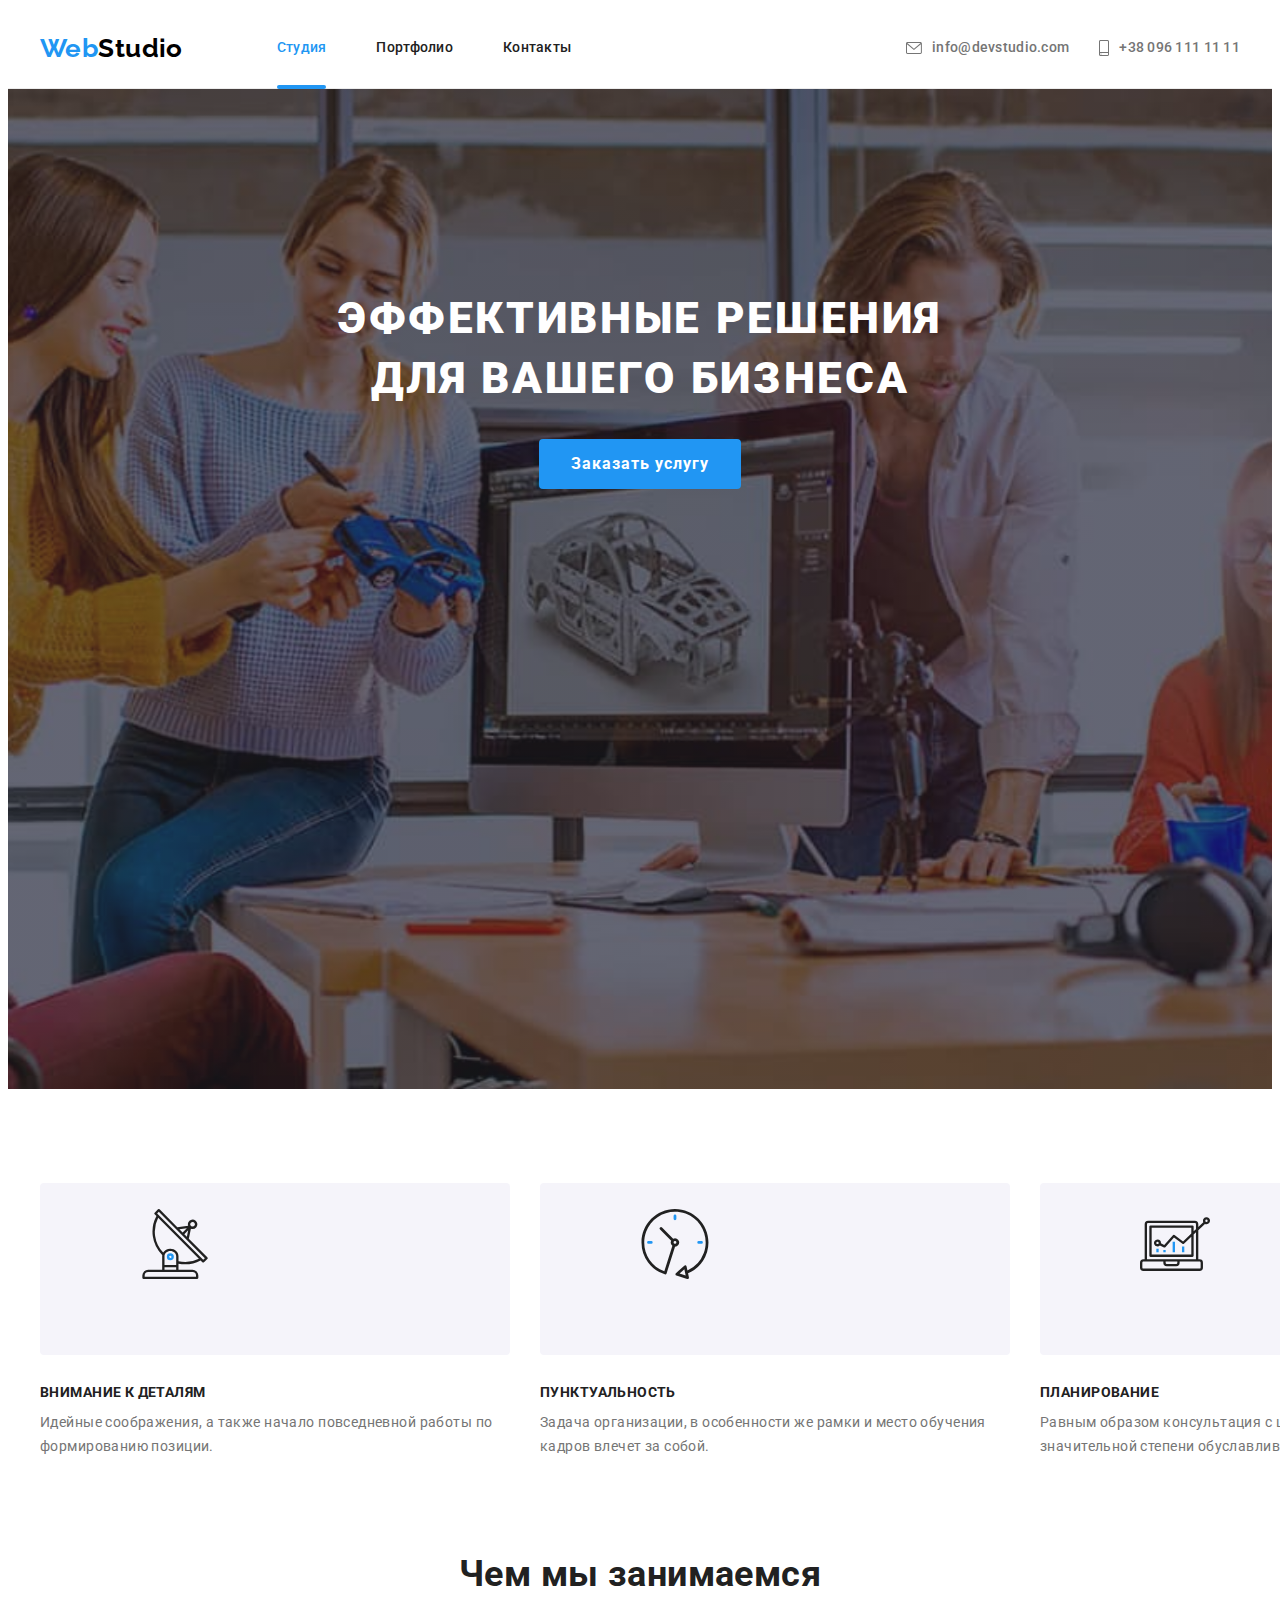
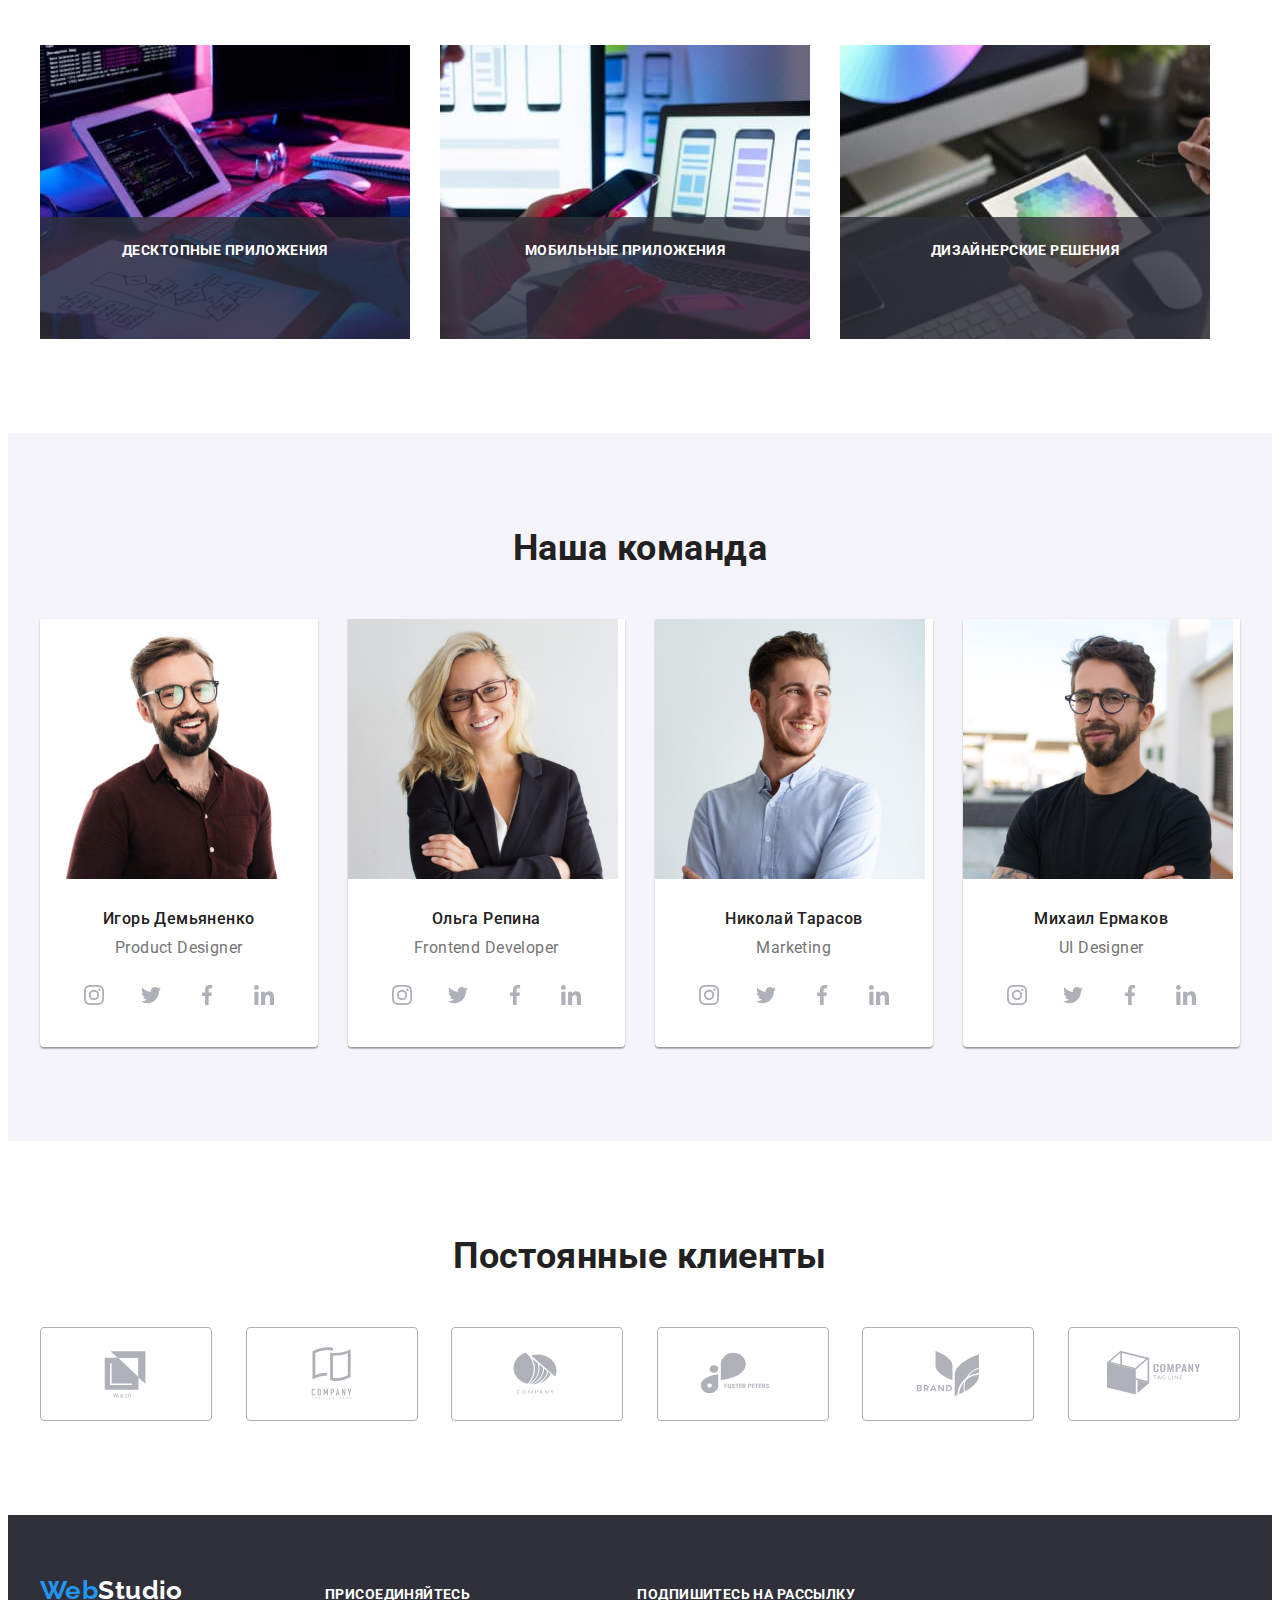
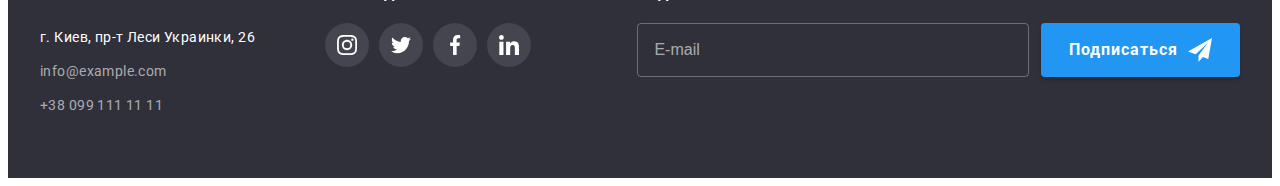
<file: index.html>
<!DOCTYPE html>
<html lang="ru">
<head>
  <meta charset="UTF-8">
  <meta http-equiv="X-UA-Compatible" content="IE=edge">
  <meta name="viewport" content="width=device-width, initial-scale=1.0">
  <title>Веб-студия</title>
  <link rel="preconnect" href="https://fonts.googleapis.com">
  <link rel="preconnect" href="https://fonts.gstatic.com" crossorigin>
  <link href="https://fonts.googleapis.com/css2?family=Raleway:wght@700&family=Roboto:wght@400;500;700;900&display=swap"
    rel="stylesheet">
  <link rel="stylesheet" href="https://cdnjs.cloudflare.com/ajax/libs/modern-normalize/1.1.0/modern-normalize.min.css"
      integrity="sha512-wpPYUAdjBVSE4KJnH1VR1HeZfpl1ub8YT/NKx4PuQ5NmX2tKuGu6U/JRp5y+Y8XG2tV+wKQpNHVUX03MfMFn9Q=="
      crossorigin="anonymous" referrerpolicy="no-referrer" />
  <link rel="stylesheet" href="./css/styles.css">
</head>

<body>
  <header class="header">
    <div class="container header-container">
      <nav class="navigation">
        <a class="logo logo-header link" href="./index.html"><span class="accent">Web</span>Studio</a>
        <ul class="nav-list list">
          <li class="nav-list-item">
            <a class="nav-list-link link current" href="./index.html">Студия</a>
          </li>
          <li class="nav-list-item">
            <a class="nav-list-link link" href="./portfolio.html">Портфолио</a>
          </li>
          <li class="nav-list-item">
            <a class="nav-list-link link" href="">Контакты</a>
          </li>
        </ul> 
      </nav>
      
      <ul class="header-contact-list list">
        <li class="header-contact-list-item">
          <a class="header-contact-list-link link" href="mailto:info@devstudio.com">
            <svg class="contact-icon" width="16" height="12">
              <use href="./img/sprite.svg#icon-envelope"></use>
            </svg>
            info@devstudio.com
          </a>
        </li>
        <li class="header-contact-list-item">
          <a class="header-contact-list-link link" href="tel:+380961111111">
            <svg class="contact-icon" width="10" height="16">
              <use href="./img/sprite.svg#icon-smartphone"></use>
            </svg>
            +38 096 111 11 11
          </a>
        </li>
      </ul>
    </div>
  </header>

  <main>
    <!-- HERO -->
    <section class="hero overlay">
      <div class="container">
        <h1 class="main-title">Эффективные решения для вашего бизнеса</h1>
        <button class="modal-btn" type="button" data-modal-open>Заказать услугу</button>
      </div>
    </section>

    <!-- ADVANTAGES -->
    <section class="advantages section">
      <div class="container">
        <h2 class="visually-hidden">Наши преимущества</h2>
        <ul class="advantages-list list">
          <li class="advantages-list-item">
            <div class="advantages-icon">
              <svg width="70" height="70">
                <use href="./img/sprite.svg#icon-antenna"></use>
              </svg>
            </div>
            <h3 class="advantages-title">Внимание к деталям</h3>
            <p class="advantages-description">Идейные соображения, а также начало повседневной работы по формированию позиции.
            </p>
          </li>

          <li class="advantages-list-item">
            <div class="advantages-icon">
              <svg width="70" height="70">
                <use href="./img/sprite.svg#icon-clock"></use>
              </svg>
            </div>
            <h3 class="advantages-title">Пунктуальность</h3>
            <p class="advantages-description">Задача организации, в особенности же рамки и место обучения кадров влечет за
              собой.</p>
          </li>

          <li class="advantages-list-item">
            <div class="advantages-icon">
              <svg width="70" height="70">
                <use href="./img/sprite.svg#icon-diagram"></use>
              </svg>
            </div>
            <h3 class="advantages-title">Планирование</h3>
            <p class="advantages-description">Равным образом консультация с широким активом в значительной степени
              обуславливает.</p>
          </li>

          <li class="advantages-list-item">
            <div class="advantages-icon">
              <svg width="70" height="70">
                <use href="./img/sprite.svg#icon-astronaut"></use>
              </svg>
            </div>
            <h3 class="advantages-title">Современные технологии</h3>
            <p class="advantages-description">Значимость этих проблем настолько очевидна, что реализация плановых заданий.</p>
          </li>
        </ul>
      </div>
      
    </section>

    <!-- ACTIVITY -->
    <section class="activity section">
      <div class="container">
        <h2 class="title">Чем мы занимаемся</h2>
        <ul class="activity-list list">
          <li class="activity-list-item">
            <div class="activity-photo-wrapper">
              <img class="activity-photo" src="./img/activity-1.jpg" alt="" width="370" height="294">
              <p class="activity-overlay">Десктопные приложения</p>
            </div>
          </li>
          <li class="activity-list-item">
            <div class="activity-photo-wrapper">
              <img class="activity-photo" src="./img/activity-2.jpg" alt="" width="370" height="294">
              <p class="activity-overlay">Мобильные приложения</p>
            </div>
          </li>
          <li class="activity-list-item">
            <div class="activity-photo-wrapper">
              <img class="activity-photo" src="./img/activity-3.jpg" alt="" width="370" height="294">
              <p class="activity-overlay">Дизайнерские решения</p>
            </div>
          </li>
        </ul>
      </div>
    </section>

    <!-- OUR TEAM -->
    <section class="team section">
      <div class="container">
        <h2 class="title">Наша команда</h2>
        <ul class="team-list list">
          <li class="team-list-item">
            <img class="team-list-photo" src="./img/team-1.jpg" alt="" width="270" height="260">
            <div class="team-description">
              <h3 class="team-list-name">Игорь Демьяненко</h3>
              <p class="team-list-position" lang="en">Product Designer</p>
              <ul class="social-list list">
                <li class="social-list-item">
                  <a class="social-list-link" href="">
                    <svg class="social-list-icon" width="20" height="20">
                      <use href="./img/sprite.svg#icon-instagram"></use>
                    </svg>
                  </a>
                </li>
              
                <li class="social-list-item">
                  <a class="social-list-link" href="">
                    <svg class="social-list-icon" width="20" height="20">
                      <use href="./img/sprite.svg#icon-twitter"></use>
                    </svg>
                  </a>
                </li>
              
                <li class="social-list-item">
                  <a class="social-list-link" href="">
                    <svg class="social-list-icon" width="20" height="20">
                      <use href="./img/sprite.svg#icon-facebook"></use>
                    </svg>
                  </a>
                </li>
              
                <li class="social-list-item">
                  <a class="social-list-link" href="">
                    <svg class="social-list-icon" width="20" height="20">
                      <use href="./img/sprite.svg#icon-linkedin"></use>
                    </svg>
                  </a>
                </li>
              </ul>
            </div>
          </li>

          <li class="team-list-item">
            <img class="team-list-photo" src="./img/team-2.jpg" alt="" width="270" height="260">
            <div class="team-description">
              <h3 class="team-list-name">Ольга Репина</h3>
              <p class="team-list-position" lang="en">Frontend Developer</p>
              <ul class="social-list list">
                <li class="social-list-item">
                  <a class="social-list-link" href="">
                    <svg class="social-list-icon" width="20" height="20">
                      <use href="./img/sprite.svg#icon-instagram"></use>
                    </svg>
                  </a>
                </li>
              
                <li class="social-list-item">
                  <a class="social-list-link" href="">
                    <svg class="social-list-icon" width="20" height="20">
                      <use href="./img/sprite.svg#icon-twitter"></use>
                    </svg>
                  </a>
                </li>
              
                <li class="social-list-item">
                  <a class="social-list-link" href="">
                    <svg class="social-list-icon" width="20" height="20">
                      <use href="./img/sprite.svg#icon-facebook"></use>
                    </svg>
                  </a>
                </li>
              
                <li class="social-list-item">
                  <a class="social-list-link" href="">
                    <svg class="social-list-icon" width="20" height="20">
                      <use href="./img/sprite.svg#icon-linkedin"></use>
                    </svg>
                  </a>
                </li>
              </ul>
            </div> 
          </li>

          <li class="team-list-item">
            <img class="team-list-photo" src="./img/team-3.jpg" alt="" width="270" height="260">
            <div class="team-description">
              <h3 class="team-list-name">Николай Тарасов</h3>
              <p class="team-list-position" lang="en">Marketing</p>
              <ul class="social-list list">
                <li class="social-list-item">
                  <a class="social-list-link" href="">
                    <svg class="social-list-icon" width="20" height="20">
                      <use href="./img/sprite.svg#icon-instagram"></use>
                    </svg>
                  </a>
                </li>
              
                <li class="social-list-item">
                  <a class="social-list-link" href="">
                    <svg class="social-list-icon" width="20" height="20">
                      <use href="./img/sprite.svg#icon-twitter"></use>
                    </svg>
                  </a>
                </li>
              
                <li class="social-list-item">
                  <a class="social-list-link" href="">
                    <svg class="social-list-icon" width="20" height="20">
                      <use href="./img/sprite.svg#icon-facebook"></use>
                    </svg>
                  </a>
                </li>
              
                <li class="social-list-item">
                  <a class="social-list-link" href="">
                    <svg class="social-list-icon" width="20" height="20">
                      <use href="./img/sprite.svg#icon-linkedin"></use>
                    </svg>
                  </a>
                </li>
              </ul>
            </div>  
          </li>

          <li class="team-list-item">
            <img class="team-list-photo" src="./img/team-4.jpg" alt="" width="270" height="260">
            <div class="team-description">
              <h3 class="team-list-name">Михаил Ермаков</h3>
              <p class="team-list-position" lang="en">UI Designer</p>
              <ul class="social-list list">
                <li class="social-list-item">
                  <a class="social-list-link" href="">
                    <svg class="social-list-icon" width="20" height="20">
                      <use href="./img/sprite.svg#icon-instagram"></use>
                    </svg>
                  </a>
                </li>
              
                <li class="social-list-item">
                  <a class="social-list-link" href="">
                    <svg class="social-list-icon" width="20" height="20">
                      <use href="./img/sprite.svg#icon-twitter"></use>
                    </svg>
                  </a>
                </li>
              
                <li class="social-list-item">
                  <a class="social-list-link" href="">
                    <svg class="social-list-icon" width="20" height="20">
                      <use href="./img/sprite.svg#icon-facebook"></use>
                    </svg>
                  </a>
                </li>
              
                <li class="social-list-item">
                  <a class="social-list-link" href="">
                    <svg class="social-list-icon" width="20" height="20">
                      <use href="./img/sprite.svg#icon-linkedin"></use>
                    </svg>
                  </a>
                </li>
              </ul>
            </div> 
          </li>
        </ul>
      </div>
    </section>


<!-- REGULAR COSTUMERS -->
    
    <section class="costumers section">
      <div class="container">
        <h2 class="title">Постоянные клиенты</h2>
        <ul class="costumers-list list">
          <li class="costumers-list-item">
            <a class="costumers-list-link" href="">
              <svg class="costumers-list-icon" width="106" height="60">
                <use href="./img/sprite.svg#icon-logo-a"></use>
              </svg>
            </a>
          </li>

          <li class="costumers-list-item">
            <a class="costumers-list-link" href="">
              <svg class="costumers-list-icon" width="106" height="60">
                <use href="./img/sprite.svg#icon-logo-b"></use>
              </svg>
            </a>
          </li>

          <li class="costumers-list-item">
            <a class="costumers-list-link" href="">
              <svg class="costumers-list-icon" width="106" height="60">
                <use href="./img/sprite.svg#icon-logo-c"></use>
              </svg>
            </a>
          </li>

          <li class="costumers-list-item">
            <a class="costumers-list-link" href="">
              <svg class="costumers-list-icon" width="106" height="60">
                <use href="./img/sprite.svg#icon-logo-d"></use>
              </svg>
            </a>
          </li>

          <li class="costumers-list-item">
            <a class="costumers-list-link" href="">
              <svg class="costumers-list-icon" width="106" height="60">
                <use href="./img/sprite.svg#icon-logo-e"></use>
              </svg>
            </a>
          </li>

          <li class="costumers-list-item">
            <a class="costumers-list-link" href="">
              <svg class="costumers-list-icon" width="106" height="60">
                <use href="./img/sprite.svg#icon-logo-f"></use>
              </svg>
            </a>
          </li>
        </ul>
      </div>
    </section>
  </main>

<!-- FOOTER -->

  <footer class="footer">
    <div class="container footer-container">
      <div class="adress">
        <a class="logo logo-footer link" href="./index.html"><span class="accent">Web</span>Studio</a>
        <address>
          <ul class="adress-list list">
            <li class="adress-list-item">
              <a class="adress-list-link link" href="">г. Киев, пр-т Леси Украинки, 26</a>
            </li>
            <li class="adress-list-item">
              <a class="adress-list-link-contact link" href="mailto:info@example.com">info@example.com</a>
            </li>
            <li class="adress-list-item">
              <a class="adress-list-link-contact link" href="tel:+380991111111">+38 099 111 11 11</a>
            </li>
          </ul>
        </address>
      </div>

      <div class="join-icons">
        <strong class="join-title">присоединяйтесь</strong>
        <ul class="footer-social-list list">
          <li class="footer-social-list-item">
            <a class="footer-social-list-link" href="">
              <svg class="footer-social-list-icon" width="20" height="20">
                <use href="./img/sprite.svg#icon-instagram"></use>
              </svg>
            </a>
          </li>

          <li class="footer-social-list-item">
            <a class="footer-social-list-link" href="">
              <svg class="footer-social-list-icon" width="20" height="20">
                <use href="./img/sprite.svg#icon-twitter"></use>
              </svg>
            </a>
          </li>

          <li class="footer-social-list-item">
            <a class="footer-social-list-link" href="">
              <svg class="footer-social-list-icon" width="20" height="20">
                <use href="./img/sprite.svg#icon-facebook"></use>
              </svg>
            </a>
          </li>

          <li class="footer-social-list-item">
            <a class="footer-social-list-link" href="">
              <svg class="footer-social-list-icon" width="20" height="20">
                <use href="./img/sprite.svg#icon-linkedin"></use>
              </svg>
            </a>
          </li>
        </ul>
      </div>

      <div class="subscribe-form">
        <strong class="join-title">Подпишитесь на рассылку</strong>
        <form class="subscribe-form-wrapper">
          <input class="subscribe-form-input" type="email" name="subscribe-email" placeholder="E-mail" required>
          <button class="subscribe-form-btn" type="submit">Подписаться
            <svg class="subscribe-form-btn-icon" width="24" height="24">
              <use href="./img/sprite.svg#send-icon"></use>
            </svg>
          </button>
        </form>
      </div>

    </div> 
  </footer>

<!-- MODAL -->

<div class="backdrop is-hidden" data-modal>
  <div class="modal">
    <button type="button" class="modal-close-btn" data-modal-close>
      <svg class="modal-close-icon" width="18" height="18">
        <use href="./img/sprite.svg#close-icon"></use>
      </svg>
    </button>
    <form class="contact-form">
      <strong class="contact-form-title">Оставьте свои данные, мы вам перезвоним</strong>
      <label class="contact-form-field">
        <span class="contact-form-field-title">Имя</span>
        <span class="contact-form-input-wrapper">
          <input class="contact-form-input" type="text" name="user-name" required>
          <svg class="contact-form-icon" width="18" height="18">
            <use href="./img/sprite.svg#modal-icon-person"></use>
          </svg>
        </span>
      </label>
      <label class="contact-form-field">
        <span class="contact-form-field-title">Телефон</span>
        <span class="contact-form-input-wrapper">
          <input class="contact-form-input" type="email" name="user-phone" required>
          <svg class="contact-form-icon" width="18" height="18">
            <use href="./img/sprite.svg#modal-icon-phone"></use>
          </svg>
        </span>
      </label>
      <label class="contact-form-field">
        <span class="contact-form-field-title">Почта</span>
        <span class="contact-form-input-wrapper">
          <input class="contact-form-input" type="tel" name="user-email" required>
          <svg class="contact-form-icon" width="18" height="18">
            <use href="./img/sprite.svg#modal-icon-email"></use>
          </svg>
        </span>   
      </label>
      <textarea class="contact-form-message" name="user-message" placeholder="Введите текст"></textarea>
      <div class="contact-form-checkbox-wrapper">
        <input class="contact-form-checkbox visually-hidden" id="policy-checkbox" type="checkbox" name="accept-policy" required>
        <label for="policy-checkbox" class="contact-form-chackbox-label">Соглашаюсь с рассылкой и принимаю&nbsp;
          <a class="contact-form-link" href="">Условия договора</a>
          </label>
      </div>
      <button type="submit" class="contact-form-submit-btn">Отправить</button>
    </form>
  </div>
</div>

<script src="./js/modal.js"></script>

</body>
</html>
</file>
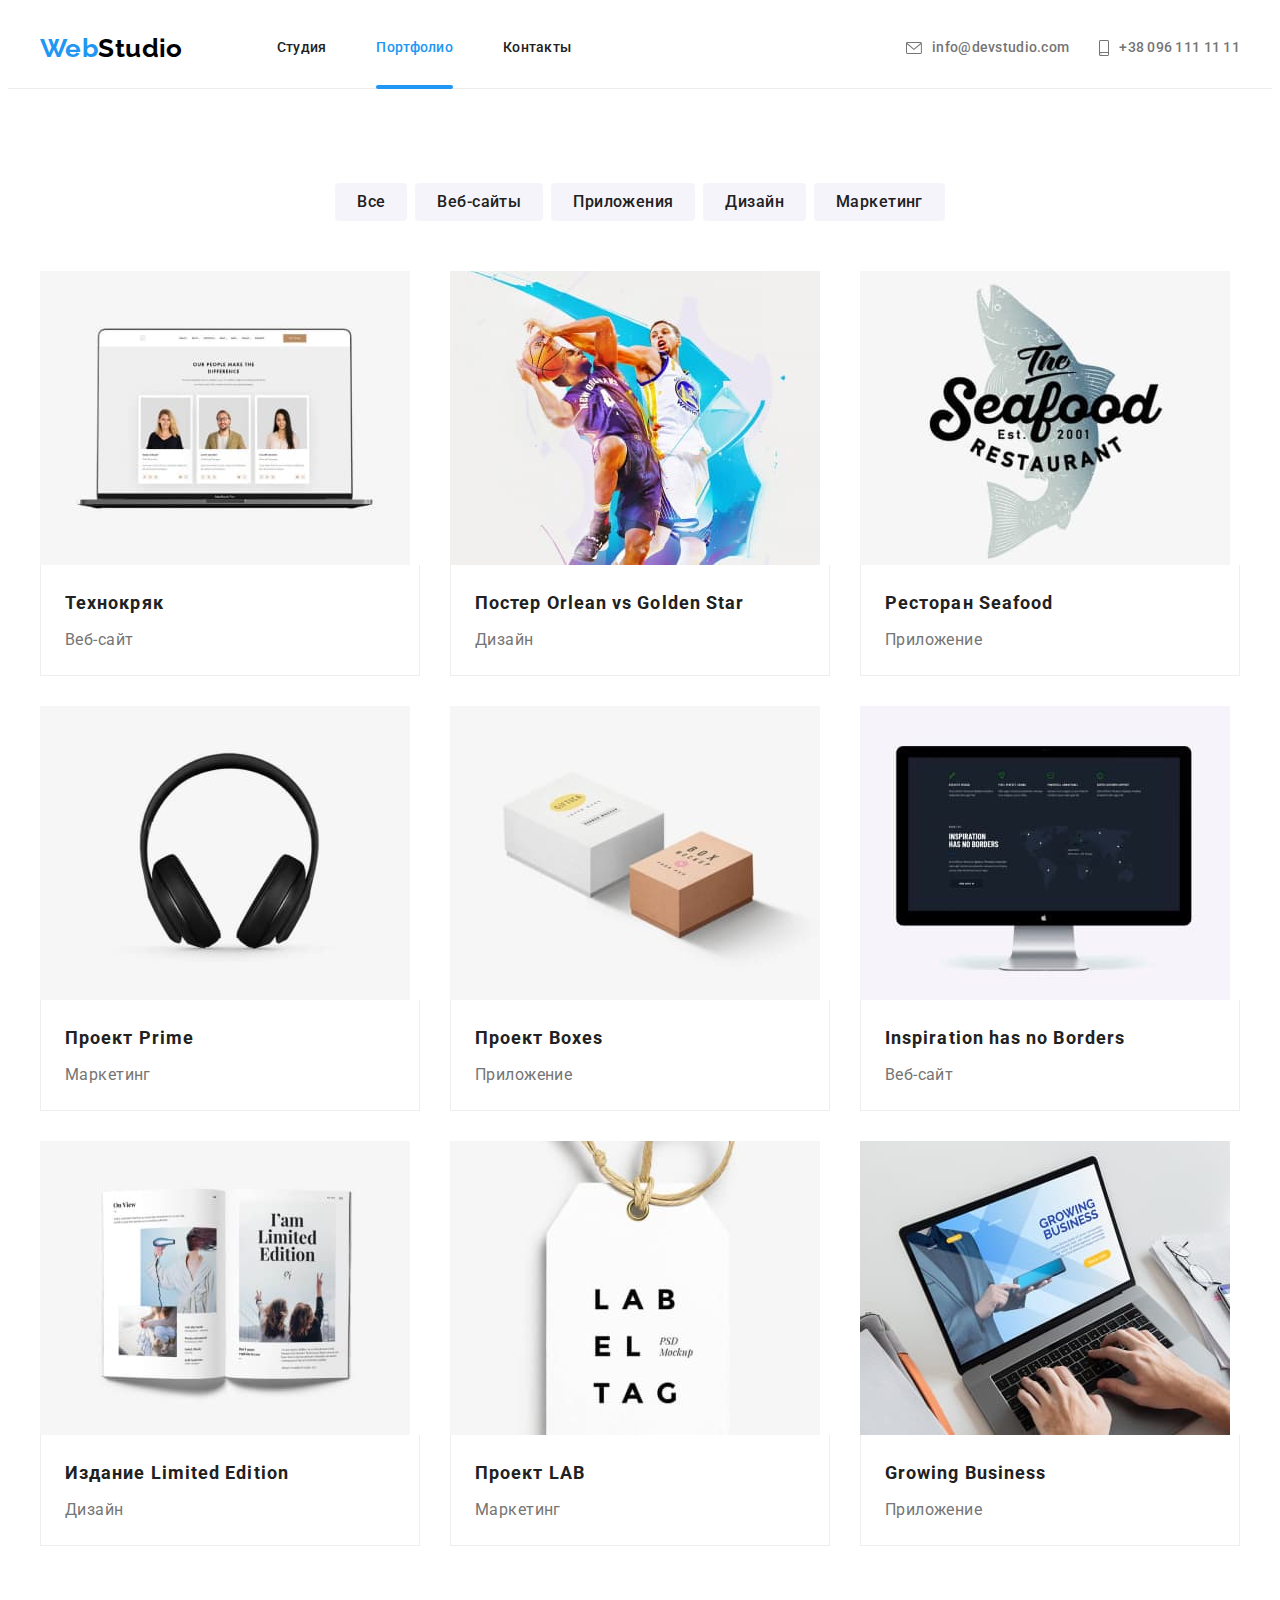
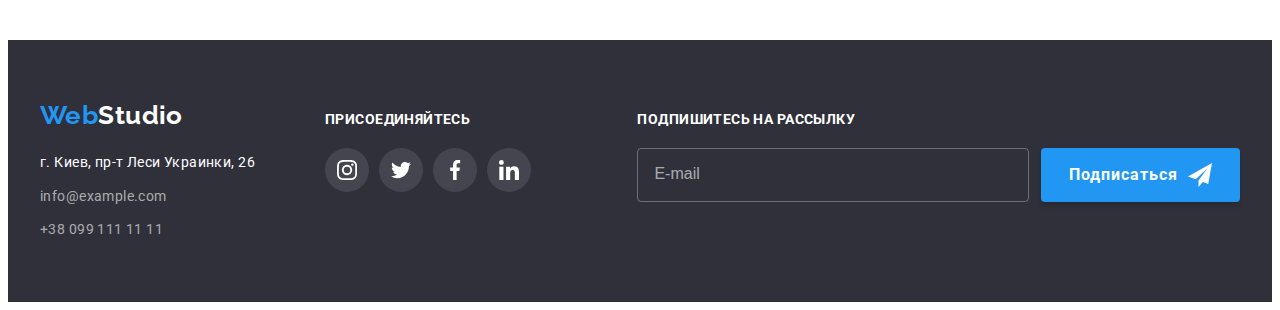
<file: portfolio.html>
<!DOCTYPE html>
<html lang="ru">

<head>
  <meta charset="UTF-8">
  <meta http-equiv="X-UA-Compatible" content="IE=edge">
  <meta name="viewport" content="width=device-width, initial-scale=1.0">
  <title>Веб-студия</title>
  <link rel="preconnect" href="https://fonts.googleapis.com">
  <link rel="preconnect" href="https://fonts.gstatic.com" crossorigin>
  <link href="https://fonts.googleapis.com/css2?family=Raleway:wght@700&family=Roboto:wght@400;500;700;900&display=swap"
    rel="stylesheet">
  <link rel="stylesheet" href="https://cdnjs.cloudflare.com/ajax/libs/modern-normalize/1.1.0/modern-normalize.min.css"
      integrity="sha512-wpPYUAdjBVSE4KJnH1VR1HeZfpl1ub8YT/NKx4PuQ5NmX2tKuGu6U/JRp5y+Y8XG2tV+wKQpNHVUX03MfMFn9Q=="
      crossorigin="anonymous" referrerpolicy="no-referrer" />
  <link rel="stylesheet" href="./css/styles.css">
</head>

<body>
  <header class="header">
<div class="container header-container">
  <nav class="navigation">
    <a class="logo logo-header link" href="./index.html"><span class="accent">Web</span>Studio</a>
    <ul class="nav-list list">
      <li class="nav-list-item">
        <a class="nav-list-link link" href="./index.html">Студия</a>
      </li>
      <li class="nav-list-item">
        <a class="nav-list-link link current" href="./portfolio.html">Портфолио</a>
      </li>
      <li class="nav-list-item">
        <a class="nav-list-link link" href="">Контакты</a>
      </li>
    </ul>
  </nav>
  
  <ul class="header-contact-list list">
    <li class="header-contact-list-item">
      <a class="header-contact-list-link link" href="mailto:info@devstudio.com">
        <svg class="contact-icon" width="16" height="12">
          <use href="./img/sprite.svg#icon-envelope"></use>
        </svg>
        info@devstudio.com
      </a>
    </li>
    <li class="header-contact-list-item">
      <a class="header-contact-list-link link" href="tel:+380961111111">
        <svg class="contact-icon" width="10" height="16">
          <use href="./img/sprite.svg#icon-smartphone"></use>
        </svg>
        +38 096 111 11 11
      </a>
    </li>
  </ul>
</div>
  </header>

  <main>

    <!-- PORTFOLIO -->

    <section class="portfolio section">
      <div class="container">
        <h1 class="visually-hidden">Портфолио</h1>
        <ul class="filter-list list">
          <li class="filter-list-item">
            <button class="filter-button" type="button">Все</button>
          </li>
          <li class="filter-list-item">
            <button class="filter-button" type="button">Веб-сайты</button>
          </li>
          <li class="filter-list-item">
            <button class="filter-button" type="button">Приложения</button>
          </li>
          <li class="filter-list-item">
            <button class="filter-button" type="button">Дизайн</button>
          </li>
          <li class="filter-list-item">
            <button class="filter-button" type="button">Маркетинг</button>
          </li>
        </ul>
        
        <ul class="portfolio-list list">
          <li class="portfolio-list-item">
            <a class="portfolio-list-link link" href="">
              <div class="portfolio-list-img-wrapper">
                <img class="portfolio-list-img" src="./img/portfolio-1.jpg" alt="фото ноутбук" width="370">
                <p class="overlay-portfolio">Ресурс предлагает комплексные предложения с разным уровнем функционала и сервисов. Все это позволит посетителю получить
                исчерпывающие сведения о компании или частном лице.</p>
              </div>
              <div class="portfolio-content">
                <h2 class="portfolio-list-title">Технокряк</h2>
                <p class="portfolio-list-description">Веб-сайт</p>
              </div>
            </a>
          </li>

          <li class="portfolio-list-item">
            <a class="portfolio-list-link link" href="">
              <div class="portfolio-list-img-wrapper">
                <img class="portfolio-list-img" src="./img/portfolio-2.jpg" alt="постер баскетбол" width="370">
                <p class="overlay-portfolio">Ресурс предлагает комплексные предложения с разным уровнем функционала и сервисов. Все это позволит посетителю получить
                исчерпывающие сведения о компании или частном лице.</p>
              </div>
              <div class="portfolio-content">
                <h2 class="portfolio-list-title">Постер <span lang="en">Orlean vs Golden Star</span></h2>
                <p class="portfolio-list-description">Дизайн</p>
              </div>
            </a>
          </li>

          <li class="portfolio-list-item">
            <a class="portfolio-list-link link" href="">
              <div class="portfolio-list-img-wrapper">
                <img class="portfolio-list-img" src="./img/portfolio-3.jpg" alt="лого ресторана" width="370">
                <p class="overlay-portfolio">Ресурс предлагает комплексные предложения с разным уровнем функционала и сервисов. Все это
                позволит посетителю получить исчерпывающие сведения о компании или частном лице.</p>
              </div>
              <div class="portfolio-content">
                <h2 class="portfolio-list-title">Ресторан <span lang="en">Seafood</span></h2>
                <p class="portfolio-list-description">Приложение</p>
              </div>
            </a>
          </li>

          <li class="portfolio-list-item">
            <a class="portfolio-list-link link" href="">
              <div class="portfolio-list-img-wrapper">
                <img class="portfolio-list-img" src="./img/portfolio-4.jpg" alt="фото наушники" width="370">
                <p class="overlay-portfolio">Ресурс предлагает комплексные предложения с разным уровнем функционала и сервисов. Все это
                позволит посетителю получить исчерпывающие сведения о компании или частном лице.</p>
              </div>
              <div class="portfolio-content">
                <h2 class="portfolio-list-title">Проект <span lang="en">Prime</span></h2>
                <p class="portfolio-list-description">Маркетинг</p>
              </div> 
            </a>
          </li>

          <li class="portfolio-list-item">
            <a class="portfolio-list-link link" href="">
              <div class="portfolio-list-img-wrapper">
                <img class="portfolio-list-img" src="./img/portfolio-5.jpg" alt="фото коробки" width="370">
                <p class="overlay-portfolio">Ресурс предлагает комплексные предложения с разным уровнем функционала и сервисов. Все это
                позволит посетителю получить исчерпывающие сведения о компании или частном лице.</p>
              </div>
              <div class="portfolio-content">
                <h2 class="portfolio-list-title">Проект <span lang="en">Boxes</span></h2>
                <p class="portfolio-list-description">Приложение</p>
              </div>
            </a>
          </li>

          <li class="portfolio-list-item">
            <a class="portfolio-list-link link" href="">
              <div class="portfolio-list-img-wrapper">
                <img class="portfolio-list-img" src="./img/portfolio-6.jpg" alt="фото монитор" width="370">
                <p class="overlay-portfolio">Ресурс предлагает комплексные предложения с разным уровнем функционала и сервисов. Все это
                позволит посетителю получить исчерпывающие сведения о компании или частном лице.</p>
              </div>
              <div class="portfolio-content">
                <h2 class="portfolio-list-title" lang="en">Inspiration has no Borders</h2>
                <p class="portfolio-list-description">Веб-сайт</p>
              </div>
            </a>
          </li>

          <li class="portfolio-list-item">
            <a class="portfolio-list-link link" href="">
              <div class="portfolio-list-img-wrapper">
                <img class="portfolio-list-img" src="./img/portfolio-7.jpg" alt="фото книга" width="370">
                <p class="overlay-portfolio">Ресурс предлагает комплексные предложения с разным уровнем функционала и сервисов. Все это
                позволит посетителю получить исчерпывающие сведения о компании или частном лице.</p>
              </div>
              <div class="portfolio-content">
                <h2 class="portfolio-list-title">Издание <span lang="en">Limited Edition</span></h2>
                <p class="portfolio-list-description">Дизайн</p>
              </div>
            </a>
          </li>

          <li class="portfolio-list-item">
            <a class="portfolio-list-link link" href="">
              <div class="portfolio-list-img-wrapper">
                <img class="portfolio-list-img" src="./img/portfolio-8.jpg" alt="фото ярлык" width="370">
                <p class="overlay-portfolio">Ресурс предлагает комплексные предложения с разным уровнем функционала и сервисов. Все это
                позволит посетителю получить исчерпывающие сведения о компании или частном лице.</p>
              </div>
              <div class="portfolio-content">
                <h2 class="portfolio-list-title">Проект <span lang="en">LAB</span></h2>
                <p class="portfolio-list-description">Маркетинг</p>
              </div>
            </a>
          </li>

          <li class="portfolio-list-item">
            <a class="portfolio-list-link link" href="">
              <div class="portfolio-list-img-wrapper">
                <img class="portfolio-list-img" src="./img/portfolio-9.jpg" alt="фото ноутбук" width="370">
                <p class="overlay-portfolio">Ресурс предлагает комплексные предложения с разным уровнем функционала и сервисов. Все это
                позволит посетителю получить исчерпывающие сведения о компании или частном лице.</p>
              </div>
              <div class="portfolio-content">
                <h2 class="portfolio-list-title" lang="en">Growing Business</h2>
                <p class="portfolio-list-description">Приложение</p>
              </div>
            </a>
          </li>
        </ul>
      </div>
    </section>
  </main>

  <footer class="footer">
    <div class="container footer-container">
      <div class="adress">
        <a class="logo logo-footer link" href="./index.html"><span class="accent">Web</span>Studio</a>
        <address>
          <ul class="adress-list list">
            <li class="adress-list-item">
              <a class="adress-list-link link" href="">г. Киев, пр-т Леси Украинки, 26</a>
            </li>
            <li class="adress-list-item">
              <a class="adress-list-link-contact link" href="mailto:info@example.com">info@example.com</a>
            </li>
            <li class="adress-list-item">
              <a class="adress-list-link-contact link" href="tel:+380991111111">+38 099 111 11 11</a>
            </li>
          </ul>
        </address>
      </div>
  
      <div class="join-icons">
        <strong class="join-title">присоединяйтесь</strong>
        <ul class="footer-social-list list">
          <li class="footer-social-list-item">
            <a class="footer-social-list-link" href="">
              <svg class="footer-social-list-icon" width="20" height="20">
                <use href="./img/sprite.svg#icon-instagram"></use>
              </svg>
            </a>
          </li>
  
          <li class="footer-social-list-item">
            <a class="footer-social-list-link" href="">
              <svg class="footer-social-list-icon" width="20" height="20">
                <use href="./img/sprite.svg#icon-twitter"></use>
              </svg>
            </a>
          </li>
  
          <li class="footer-social-list-item">
            <a class="footer-social-list-link" href="">
              <svg class="footer-social-list-icon" width="20" height="20">
                <use href="./img/sprite.svg#icon-facebook"></use>
              </svg>
            </a>
          </li>
  
          <li class="footer-social-list-item">
            <a class="footer-social-list-link" href="">
              <svg class="footer-social-list-icon" width="20" height="20">
                <use href="./img/sprite.svg#icon-linkedin"></use>
              </svg>
            </a>
          </li>
        </ul>
      </div>
  
      <div class="subscribe-form">
        <strong class="join-title">Подпишитесь на рассылку</strong>
        <form class="subscribe-form-wrapper">
          <input class="subscribe-form-input" type="email" name="subscribe-email" placeholder="E-mail" required>
          <button class="subscribe-form-btn" type="submit">Подписаться
            <svg class="subscribe-form-btn-icon" width="24" height="24">
              <use href="./img/sprite.svg#send-icon"></use>
            </svg>
          </button>
        </form>
      </div>
      
    </div>
  </footer>
</body>

</html>
</file>
<file: css/styles.css>
:root {
	--primary-font-family: Roboto, sans-serif;
	--secondary-font-family: Raleway, sans-serif;
	--primary-text-color-theme-dark: #ffffff;
	--secondary-text-color-theme-dark: rgba(255, 255, 255, 0.6);
	--primary-text-color-theme-light: #212121;
	--secondary-text-color-theme-light: #757575;
	--accent-color: #2196f3;
	--logo-header-text-color: #000000;
	--primary-background-color: #ffffff;
	--secondary-background-color: #2f303a;
	--editional-background-color: #f5f4fa;
	--hero-background-color: #c4c4c4;
	--modal-btn-hover-color: #188ce8;
	--portfolio-cards-border-color: #eeeeee;
	--icon-color: #afb1b8;
	--input-border-color: rgba(33, 33, 33, 0.2);
}

body {
	font-family: var(--primary-font-family);
	font-size: 14px;
	letter-spacing: 0.03em;
	color: var(--primary-text-color-theme-light);
	background-color: var(--primary-background-color);
}

h1,
h2,
h3,
p {
	margin-top: 0;
	margin-bottom: 0;
}

ul,
ol {
	margin-top: 0;
	margin-bottom: 0;
	padding-left: 0;
}

img {
	display: block;
	max-width: 100%;
	height: auto;
}

.list {
	list-style: none;
}

.link {
	text-decoration: none;
}

/* COMPONENTS */

.logo {
	font-family: var(--secondary-font-family);
	font-weight: 700;
	font-size: 26px;
	line-height: 1.19;
}

.accent {
	font-family: var(--secondary-font-family);
	font-weight: 700;
	font-size: 26px;
	line-height: 1.19;
	color: var(--accent-color);
}

.title {
	font-size: 36px;
	line-height: 1.17;
	text-align: center;
	margin-bottom: 50px;
}

.container {
	width: 1200px;
	padding-left: 15px;
	padding-right: 15px;
	margin-left: auto;
	margin-right: auto;
}

.section {
	padding-top: 94px;
	padding-bottom: 94px;
}

/* HEADER */

.header {
	border-bottom: 1px solid #ececec;
}

.header-container {
	display: flex;
	align-items: center;
}

.navigation {
	display: flex;
	align-items: center;
}

.nav-list {
	display: flex;
	align-items: center;
}

.logo-header {
	margin-right: 94px;
	color: var(--logo-header-text-color);
}

.nav-list-item:not(:last-child) {
	margin-right: 50px;
}

.nav-list-link:hover,
.nav-list-link:focus {
	color: var(--accent-color);
}

.nav-list-link {
	position: relative;
	display: block;
	padding-top: 32px;
	padding-bottom: 32px;
	color: inherit;
	font-weight: 500;
	line-height: 1.14;
	letter-spacing: 0.02em;
	transition: color 250ms cubic-bezier(0.4, 0, 0.2, 1);
}

.link.current {
	color: var(--accent-color);
}

.nav-list-link.current::after{
	content: "";
	position: absolute;
	bottom: -1px;
	left: 0;
	width: 100%;
	height: 4px;
	background-color: var(--accent-color);
	border-radius: 2px;
}

.header-contact-list {
	display: flex;
	align-items: center;
	margin-left: auto;
}
.header-contact-list-item {
	display: flex;
	align-items: center;
}

.header-contact-list-item:not(:last-child) {
	margin-right: 30px;
}

.header-contact-list-link {
	display: flex;
	align-items: center;
	padding-top: 32px;
	padding-bottom: 32px;
	font-weight: 500;
	line-height: 1.14;
	letter-spacing: 0.02em;
	color: var(--secondary-text-color-theme-light);
	transition: color 250ms cubic-bezier(0.4, 0, 0.2, 1);
}

.contact-icon {
	margin-right: 10px;
	fill: currentColor;
}

.header-contact-list-link:hover .contact-icon,
.header-contact-list-link:focus .contact-icon {
	fill: var(--accent-color);
	transition: fill 250ms cubic-bezier(0.4, 0, 0.2, 1);
}

.header-contact-list-link:hover,
.header-contact-list-link:focus {
	color: var(--accent-color);
}

/* HERO */

.hero {
	padding-top: 200px;
	padding-bottom: 200px;
	text-align: center;
	max-width: 1600px;
	height: 600px;
	margin-left: auto;
	margin-right: auto;
	background-color: var(--hero-background-color);
	background-image: linear-gradient(to right, rgba(47, 48, 58, 0.4), rgba(47, 48, 58, 0.4)), url("../img/hero-img.jpg");
	background-repeat: no-repeat;
	background-size: cover;
	background-position: center;
}

.main-title {
	margin: 0 auto;
	width: 696px;
	font-weight: 900;
	font-size: 44px;
	line-height: 1.36;
	text-align: center;
	letter-spacing: 0.06em;
	text-transform: uppercase;
	color: var(--primary-text-color-theme-dark);
}

.modal-btn {
	display: inline-block;
	margin-left: auto;
	margin-right: auto;
	margin-top: 30px;
	padding: 10px 32px;
	align-items: center;
	border: none;
	border-radius: 4px;
	cursor: pointer;
	font-family: inherit;
	font-weight: 700;
	font-size: 16px;
	line-height: 1.87;
	letter-spacing: 0.06em;
	color: var(--primary-text-color-theme-dark);
	background-color: var(--accent-color);
	transition: background-color 250ms cubic-bezier(0.4, 0, 0.2, 1);
}

.modal-btn:hover,
.modal-btn:focus {
	background-color: var(--modal-btn-hover-color);
}

/* ADVANTAGES */

.visually-hidden {
	position: absolute;
	width: 1px;
	height: 1px;
	margin: -1px;
	padding: 0;
	overflow: hidden;
	border: 0;
	clip: rect(0 0 0 0);
}

.advantages-list {
	display: flex;
}

.advantages-list-item {
	flex-basis: calc((100% - 3 * 30px) / 4);
}

.advantages-list-item:not(:last-child) {
	margin-right: 30px;
}

.advantages-icon {
	width: 270px;
	height: 120px;
	padding: 26px 100px;
	margin-bottom: 30px;
	border-radius: 4px;
	background-color: var(--editional-background-color);
}

.advantages-title {
	margin-bottom: 10px;
	font-size: inherit;
	line-height: 1.14;
	text-transform: uppercase;
}

.advantages-description {
	font-weight: 400;
	line-height: 1.71;
	color: var(--secondary-text-color-theme-light);
}

/* ACTIVITY */

.activity {
	padding-top: 0;
}

.activity-list {
	display: flex;
	flex-wrap: wrap;
	margin-top: -30px;
	margin-left: -30px;
}

.activity-list-item {
	margin-top: 30px;
	margin-left: 30px;
}

.activity-photo-wrapper{
	position: relative;
}

.activity-overlay{
	position: absolute;
	left: 0;
	bottom: 0;
	width: 100%;
	height: 70px;
	padding-top: 26px;
	padding-bottom: 26px;
	background-color: rgba(47, 48, 58, 0.8);
	font-family: var(--primary-font-family);
	font-weight: 700;
	line-height: 1.14;
	text-align: center;
	text-transform: uppercase;
	color: var(--primary-text-color-theme-dark);
}

/* OUR TEAM */

.team {
	background-color: var(--editional-background-color);
}

.team-list {
	display: flex;
	flex-wrap: wrap;
	margin-top: -30px;
	margin-left: -30px;
}

.team-list-item {
	margin-top: 30px;
	margin-left: 30px;
	box-shadow: 0px 1px 3px rgba(0, 0, 0, 0.12), 0px 1px 1px rgba(0, 0, 0, 0.14), 0px 2px 1px rgba(0, 0, 0, 0.2);
	border-radius: 0px 0px 4px 4px;
	flex-basis: calc((100% - 4 * 30px) / 4);
	background-color: var(--primary-background-color);
}

.social-list {
	display: flex;
	justify-content: space-between;
}

.social-list-link {
	display: flex;
	align-items: center;
	justify-content: center;
	width: 44px;
	height: 44px;
	border-radius: 50%;
	transition: background-color 250ms cubic-bezier(0.4, 0, 0.2, 1);
}

.social-list-icon {
	fill: var(--icon-color);
	transition: fill 250ms cubic-bezier(0.4, 0, 0.2, 1);
}

.social-list-link:hover,
.social-list-link:focus {
	background-color: var(--accent-color);
}

.social-list-link:hover .social-list-icon,
.social-list-link:focus .social-list-icon {
	fill: var(--primary-text-color-theme-dark);
}

.team-description {
	padding: 30px 32px;
}

.team-list-name {
	font-weight: 500;
	font-size: 16px;
	line-height: 1.19;
	text-align: center;
}

.team-list-position {
	margin-top: 10px;
	margin-bottom: 16px;
	font-weight: 400;
	font-size: 16px;
	line-height: 1.19;
	text-align: center;
	color: var(--secondary-text-color-theme-light);
}

/* PORTFOLIO */

.filter-list {
	display: flex;
	justify-content: center;
	margin-bottom: 50px;
}

.filter-list-item:not(:last-child) {
	margin-right: 8px;
}
.filter-button {
	padding: 6px 22px;
	border: none;
	border-radius: 4px;
	font-family: inherit;
	font-weight: 500;
	font-size: 16px;
	line-height: 1.62;
	text-align: center;
	letter-spacing: inherit;
	color: inherit;
	background-color: var(--editional-background-color);
	cursor: pointer;
	transition: box-shadow 250ms cubic-bezier(0.4, 0, 0.2, 1),
    background-color 250ms cubic-bezier(0.4, 0, 0.2, 1),
	color 250ms cubic-bezier(0.4, 0, 0.2, 1);
}

.filter-button:hover,
.filter-button:focus {
	background-color: var(--accent-color);
	color: var(--primary-text-color-theme-dark);
	box-shadow: 0px 3px 1px rgba(0, 0, 0, 0.1), 0px 1px 2px rgba(0, 0, 0, 0.08), 0px 2px 2px rgba(0, 0, 0, 0.12);
}

.portfolio-list {
	display: flex;
	flex-wrap: wrap;
	margin-top: -30px;
	margin-left: -30px;
}

.portfolio-list-item {
	margin-top: 30px;
	margin-left: 30px;
	flex-basis: calc((100% - 3 * 30px) / 3);
}

.portfolio-list-link {
	display: block;
}

.portfolio-list-link:hover {
	box-shadow: 0px 1px 1px rgba(0, 0, 0, 0.12), 0px 4px 4px rgba(0, 0, 0, 0.06), 1px 4px 6px rgba(0, 0, 0, 0.16);
}

.portfolio-list-img-wrapper{
	position: relative;
	overflow: hidden;
}

.overlay-portfolio{
	position: absolute;
	top: 0;
	left: 0;
	width: 100%;
	height: 100%;
	padding: 63px 24px;
	font-weight: 400;
	font-size: 18px;
	line-height: 1.56;
	color: var(--primary-text-color-theme-dark);
	background-color: rgba(33, 150, 243, 0.9);
	overflow: auto;
	transform: translateY(100%);
	transition: transform 250ms cubic-bezier(0.4, 0, 0.2, 1);
}

.portfolio-list-link:hover .overlay-portfolio,
.portfolio-list-link:focus .overlay-portfolio{
	transform: translateY(0%);
}

.portfolio-content {
	padding: 20px 24px;
	border-top: none;
	border-right: 1px solid var(--portfolio-cards-border-color);
	border-bottom: 1px solid var(--portfolio-cards-border-color);
	border-left: 1px solid var(--portfolio-cards-border-color);
}

.portfolio-list-title {
	margin-bottom: 4px;
	font-size: 18px;
	line-height: 2;
	letter-spacing: 0.06em;
	color: var(--primary-text-color-theme-light);
}

.portfolio-list-description {
	font-weight: 400;
	font-size: 16px;
	line-height: 1.87;
	color: var(--secondary-text-color-theme-light);
}

/* REGULAR COSTUMERS */

.costumers-list {
	display: flex;
	justify-content: space-between;
}

.costumers-list-link {
	display: flex;
	align-items: center;
	justify-content: center;
	width: 170px;
	height: 92px;
	border: 1px solid var(--icon-color);
	border-radius: 4px;
	transition: border-color 250ms cubic-bezier(0.4, 0, 0.2, 1);
}

.costumers-list-icon {
	fill: var(--icon-color);
	transition: fill 250ms cubic-bezier(0.4, 0, 0.2, 1);
}

.costumers-list-link:hover,
.costumers-list-link:focus {
	border-color: var(--accent-color);
}

.costumers-list-link:hover .costumers-list-icon,
.costumers-list-link:focus .costumers-list-icon {
	fill: var(--accent-color);
}

/* FOOTER */

.footer {
	background-color: var(--secondary-background-color);
}

.footer-container {
	display: flex;
	align-items: baseline;
	padding-top: 60px;
	padding-bottom: 60px;
}

.logo-footer {
	color: var(--primary-text-color-theme-dark);
}

.container .adress:not(:last-child) {
	margin-right: 70px;
}

.adress-list {
	margin-top: 20px;
}

.adress-list-item:not(:first-child) {
	margin-top: 10px;
}

.adress-list-link {
	font-style: normal;
	font-weight: 400;
	line-height: 1.71;
	color: var(--primary-text-color-theme-dark);
	transition: color 250ms cubic-bezier(0.4, 0, 0.2, 1);
}

.adress-list-link:hover,
.adress-list-link:focus {
	color: var(--accent-color);
}

.adress-list-link-contact {
	font-style: normal;
	font-weight: 400;
	line-height: 1.71;
	color: var(--secondary-text-color-theme-dark);
	transition: color 250ms cubic-bezier(0.4, 0, 0.2, 1);
}

.adress-list-link-contact:hover,
.adress-list-link-contact:focus {
	color: var(--accent-color);
}

.join-title {
	display: block;
	margin-bottom: 20px;
	font-size: inherit;
	line-height: 1.14;
	text-transform: uppercase;
	color: var(--primary-text-color-theme-dark);
}

.footer-social-list {
	display: flex;
	width: 206px;
	margin: o auto;
	justify-content: space-between;
}

.footer-social-list-link {
	display: flex;
	width: 44px;
	height: 44px;
	align-items: center;
	justify-content: center;
	border-radius: 50%;
	background-color: rgba(255, 255, 255, 0.1);
	transition: background-color 250ms cubic-bezier(0.4, 0, 0.2, 1);
}

.footer-social-list-link:hover {
	background-color: var(--accent-color);
}

.footer-social-list-icon {
	fill: var(--primary-text-color-theme-dark);
}

.subscribe-form{
	margin-left: auto;
}

.subscribe-form-wrapper{
	display: flex;
}

.subscribe-form-input{
	width: 358px;
	height: 50px;
	border: 1px solid rgba(255, 255, 255, 0.3);
	border-radius: 4px;
	background-color: transparent;
	color: var(--primary-text-color-theme-dark);
	padding-left: 16px;
	padding-right: 16px;
	margin-right: 12px;
}

.subscribe-form-input::placeholder{
	font-weight: 400;
	font-size: 16px;
	line-height: 1.25;
	color: rgba(255, 255, 255, 0.6);
}

.subscribe-form-btn{
	display: flex;
	align-items: center;
	background-color: var(--accent-color);
	box-shadow: 0px 4px 4px rgba(0, 0, 0, 0.15);
	border: none;
	border-radius: 4px;
	padding: 10px 28px;
	cursor: pointer;
	font-family: inherit;
	font-weight: 700;
	font-size: 16px;
	line-height: 1.87;
	letter-spacing: 0.06em;
	color: var(--primary-text-color-theme-dark);
	transition: background-color 250ms cubic-bezier(0.4, 0, 0.2, 1);
	}
	
.subscribe-form-btn:hover,
.subscribe-form-btn:focus {
	background-color: var(--modal-btn-hover-color);
	}

.subscribe-form-btn-icon{
	fill: var(--primary-text-color-theme-dark);
	margin-left: 10px;
	}

/* MODAL */

.backdrop{
	position: fixed;
	top: 0;
	left: 0;
	width: 100vw;
	height: 100vh;
	background-color: rgba(0, 0, 0, 0.2);
	transition: opacity 250ms cubic-bezier(0.4, 0, 0.2, 1), visibility 250ms cubic-bezier(0.4, 0, 0.2, 1);
}

.backdrop.is-hidden{
	opacity: 0;
	visibility: hidden;
	pointer-events: none;
}

.modal{
	padding: 40px;
	width: 528px;
	height: 580px;
	background-color: var(--primary-background-color);
	box-shadow: 0px 1px 3px rgba(0, 0, 0, 0.12),
	0px 1px 1px rgba(0, 0, 0, 0.14),
	0px 2px 1px rgba(0, 0, 0, 0.2);
	border-radius: 4px;
	position: absolute;
	top: 50%;
	left: 50%;
	transform: translate(-50%, -50%);
}

.modal-close-btn{
	position: absolute;
	top: 8px;
	right: 8px;
	display: flex;
	align-items: center;
	justify-content: center;
	padding: 0px;
	width: 30px;
	height: 30px;
	background-color: var(--primary-background-color);
	border: 1px solid rgba(0, 0, 0, 0.1);
	border-radius: 50%;
	cursor: pointer;
	transition: fill 250ms cubic-bezier(0.4, 0, 0.2, 1);
}

.modal-close-btn:hover,
.modal-close-btn:focus .modal-close-icon{
	fill: var(--accent-color);
}

.contact-form-title{
	display: block;
	margin-bottom: 12px;
	font-weight: 700;
	font-size: 20px;
	line-height: 1.15;
	text-align: center;
	color: var(--primary-text-color-theme-light);
}

.contact-form-field{
	display: block;
}

.contact-form-field-title{
	display: block;
	margin-bottom: 4px;
	font-weight: 400;
	font-size: 12px;
	line-height: 1.17;
	letter-spacing: 0.01em;
	color: var(--secondary-text-color-theme-light);
}

.contact-form-input-wrapper{
	position: relative;
	display: block;
	margin-bottom: 10px;
}

.contact-form-input{
	padding-left: 42px;
	width: 100%;
	height: 40px;
	border: 1px solid var(--input-border-color);
	border-radius: 4px;
	transition: border-color 250ms cubic-bezier(0.4, 0, 0.2, 1), fill 250ms cubic-bezier(0.4, 0, 0.2, 1);
}

.contact-form-input:focus{
	outline: none;
	border-color: var(--accent-color);
}

.contact-form-input:focus + .contact-form-icon{
	fill: var(--accent-color);
}

.contact-form-icon{
	position: absolute;
	top: 50%;
	left: 12px;
	transform: translateY(-50%);
}

.contact-form-message{
	width: 100%;
	height: 120px;
	padding: 12px 16px;
	margin-bottom: 20px;
	border: 1px solid var(--input-border-color);
	border-radius: 4px;
	resize: none;
	transition: border-color 250ms cubic-bezier(0.4, 0, 0.2, 1);
}

.contact-form-message::placeholder{
	font-weight: 400;
	font-size: 14px;
	line-height: 1.14;
	letter-spacing: 0.01em;
	color: rgba(117, 117, 117, 0.5);
}

.contact-form-message:focus{
	outline: none;
	border-color: var(--accent-color);
}

.contact-form-checkbox-wrapper{
	display: flex;
	justify-content: center;
	margin-bottom: 30px;
}

.contact-form-chackbox-label{
	display: flex;
	align-items: center;
	font-weight: 400;
	font-size: 14px;
	line-height: 1.71;
	color: var(--secondary-text-color-theme-light);
}

.contact-form-chackbox-label::before{
	display: inline-block;
	width: 16px;
	height: 15px;
	border: 2px solid #212121;
	border-radius: 2px;
	cursor: pointer;
	content: "";
	margin-right: 8px;
}

.contact-form-checkbox:checked + .contact-form-chackbox-label::before{
	background-image: url(../img/checkbox-icon.svg);
	background-repeat: no-repeat;
	background-position: center;
	background-color: var(--accent-color);
	border:none;
	filter: drop-shadow(0px 4px 4px rgba(0, 0, 0, 0.25));
	transition: background-image 250ms cubic-bezier(0.4, 0, 0.2, 1), 
	background-color 250ms cubic-bezier(0.4, 0, 0.2, 1),
	filter 250ms cubic-bezier(0.4, 0, 0.2, 1);
}

.contact-form-submit-btn {
	display: block;
	margin: 0 auto;
	padding: 10px 56px;
	align-items: center;
	border: none;
	border-radius: 4px;
	cursor: pointer;
	font-family: inherit;
	font-weight: 700;
	font-size: 16px;
	line-height: 1.87;
	letter-spacing: 0.06em;
	color: var(--primary-text-color-theme-dark);
	background-color: var(--accent-color);
	box-shadow: 0px 4px 4px rgba(0, 0, 0, 0.15);
	transition: background-color 250ms cubic-bezier(0.4, 0, 0.2, 1);
}

.contact-form-submit-btn:hover,
.contact-form-submit-btn:focus {
	background-color: var(--modal-btn-hover-color);
}

.contact-form-link{
	font-weight: 400;
	font-size: 14px;
	line-height: 1.71;
	color: var(--accent-color);
}
</file>
